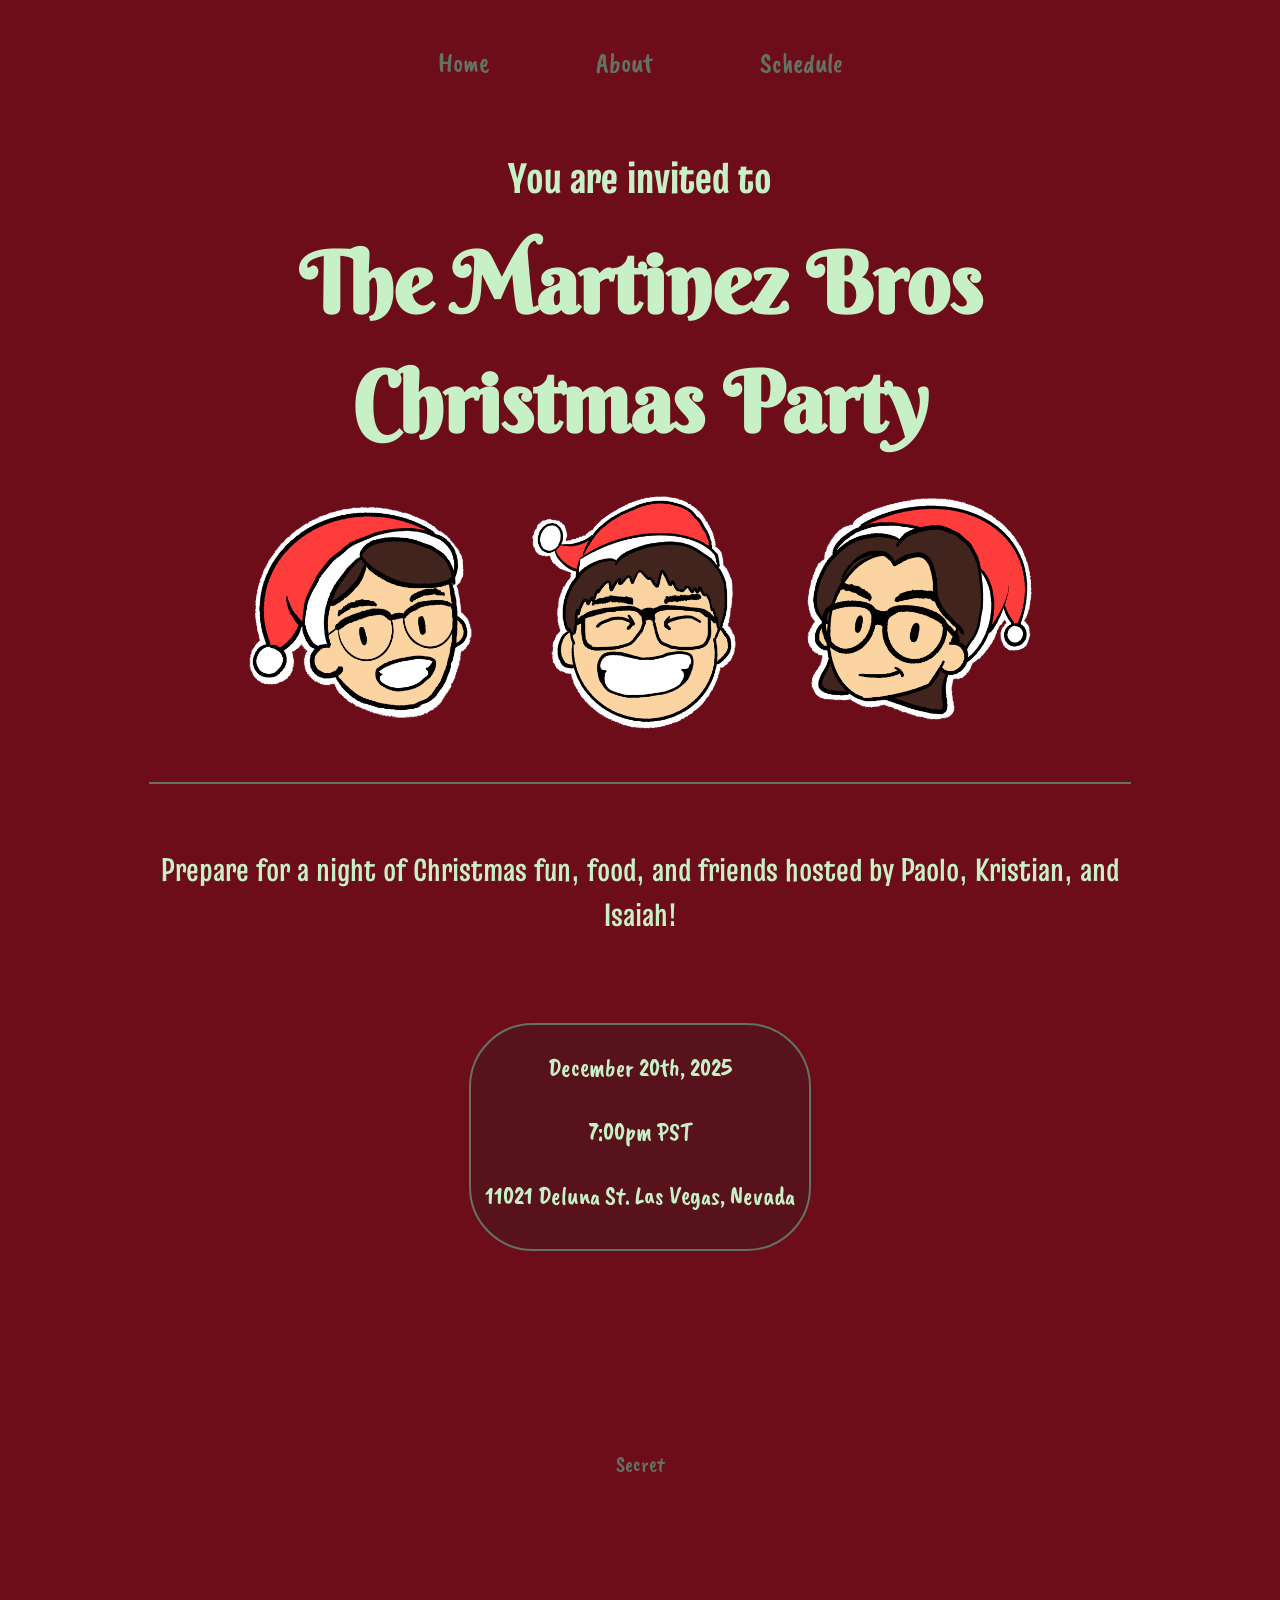
<file: index.html>
<!doctype html>
<html class="no-js" lang="en">

<head>
  <meta charset="utf-8"/>
  <title>The Martinez Bros Christmas Party</title>
  <meta name="The Martinez Christmas Party" content="You're invited for a night of Christmas fun with the Martinez brothers!"/>
  <meta name="viewport" content="width=device-width, initial-scale=1, minimum-scale=1" />
  
  <!-- Defines preview content that will be displayed when your site is linked on twitter, reddit, etc-->
  <meta name="robots" content="index,follow" />
  <meta property="og:title" content="The Martinez Bros Christmas Party"/>
  <meta property="og:type" content="Article"/>
  <meta property="og:url" content="https://github.com/">
  <meta property="og:image" content="exampleImage.jpg"/>
  <meta name="twitter:card" content="summary" />
  
  <link rel="manifest" href="site.webmanifest"/>
  <link rel="apple-touch-icon" href="icon.png"/>

  <!-- Link to your favicon. Place favicon in the root directory -->
  <link rel="icon" href="https://github.com/kristianmartinez016/Project-3/blob/main/assets/white_elephant.png?raw=true" />
  
  <link rel="stylesheet" href="normalize.css"/>
  <link rel="stylesheet" href="style.css"/>
  <script src="script.js" defer></script>

  <meta name="theme-color" content="#fafafa"/>

  <link rel="preconnect" href="https://fonts.googleapis.com">
  <link rel="preconnect" href="https://fonts.gstatic.com" crossorigin>
  <link href="https://fonts.googleapis.com/css2?family=Berkshire+Swash&family=Caveat+Brush&family=Truculenta:opsz,wght@12..72,100..900&display=swap" rel="stylesheet">
</head>

<body>
  <header>
    <nav>
      <a href="./index.html">Home</a>
      <a href="./about.html">About</a>
      <a href="./schedule.html">Schedule</a>
    </nav>
  </header>
  <main>
    <h2 class="invitation">You are invited to</h2>
    <div class="title">
      <h1 class="title-text">The Martinez Bros Christmas Party</h1>
      <div class="brothers">
        <img src="assets/kuya_icon.png" alt="cartoon drawing of my older brother Paolo" class="paolo-icon">
        <img src="assets/Isaiah_icon.png" alt="cartoon drawing of my younger brother Isaiah" class="isaiah-icon">
        <img src="assets/me_icon.png" alt="cartoon drawing of me" class="me-icon">
      </div>
    </div>
    <h3 class="hook">Prepare for a night of Christmas fun, food, and friends hosted by Paolo, Kristian, and Isaiah!</h3>
    <div class="info">
      <p class="date">December 20th, 2025</p>
      <p class="time">7:00pm PST</p>
      <p class="location">11021 Deluna St. Las Vegas, Nevada</p>
    </div>
  </main>
  <footer>
    <a href="https://www.youtube.com/watch?v=6fsjztF_YpE" target="_blank" class="mystery-link">Secret</a>
  </footer>
</body>
</html>
</file>
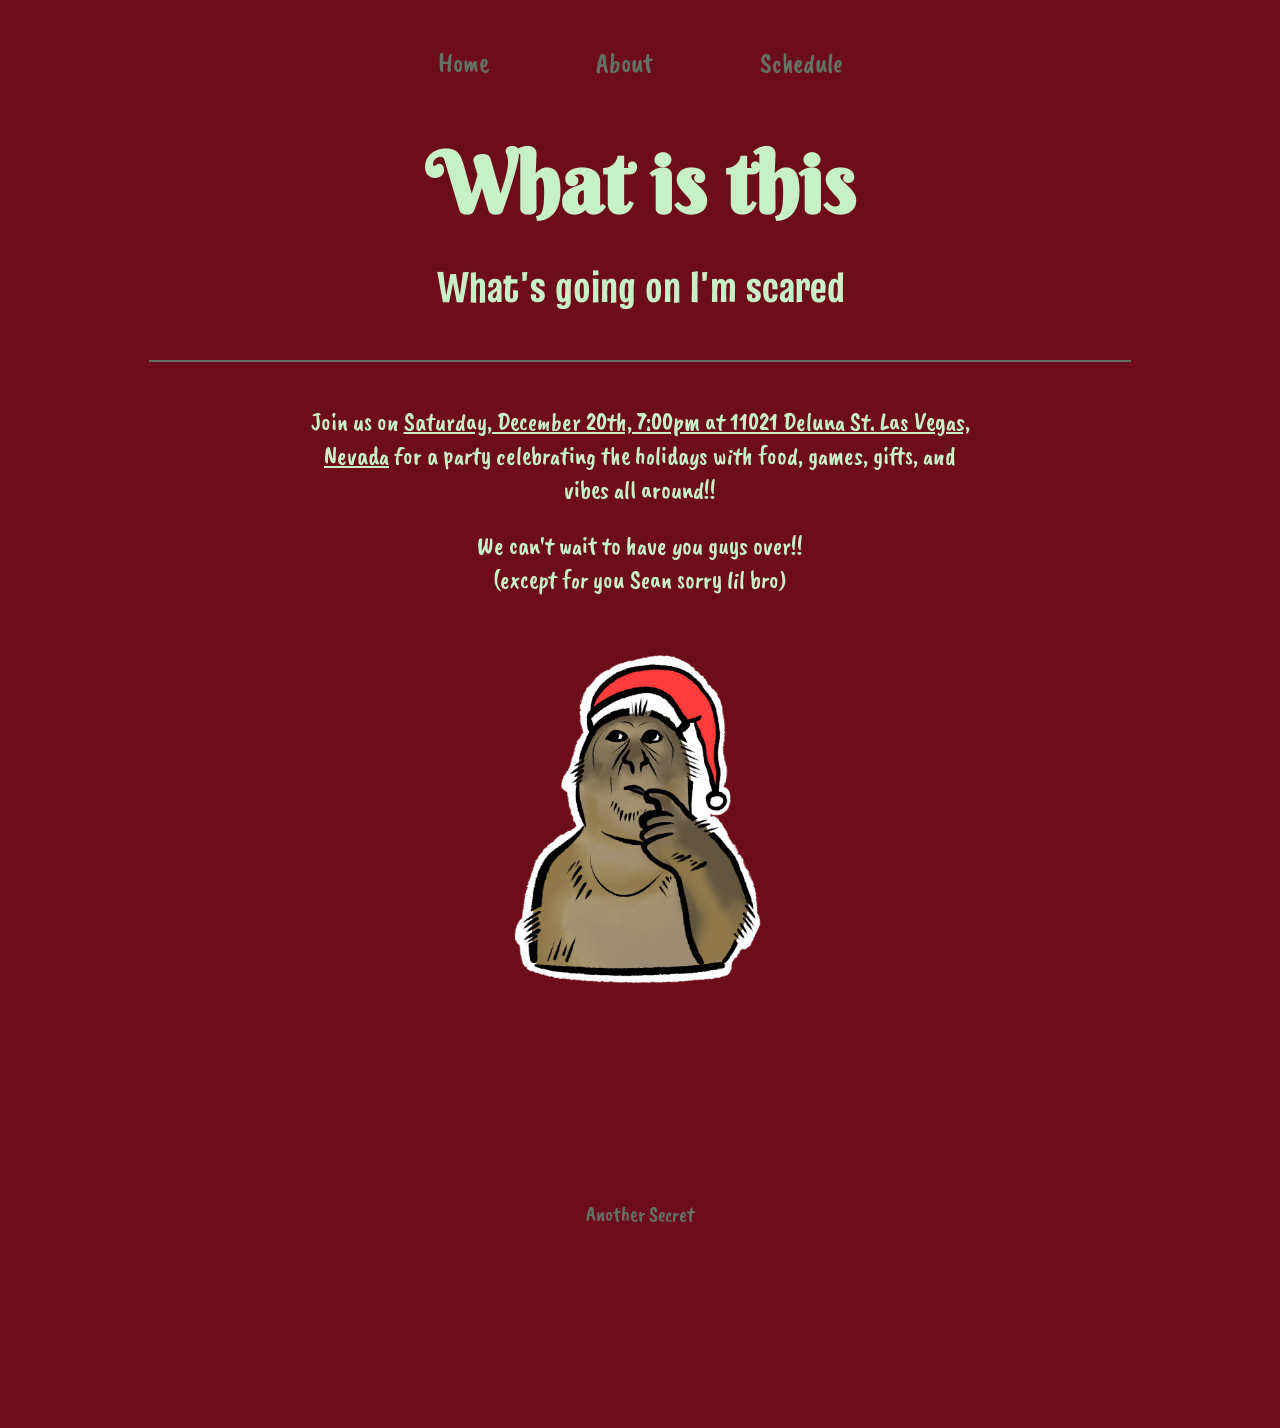
<file: about.html>
<!doctype html>
<html class="no-js" lang="en">

<head>
  <meta charset="utf-8"/>
  <title>About the Party</title>
  <meta name="About" content="Learn about the party!"/>
  <meta name="viewport" content="width=device-width, initial-scale=1, minimum-scale=1" />
  
  <!-- Defines preview content that will be displayed when your site is linked on twitter, reddit, etc-->
  <meta name="robots" content="index,follow" />
  <meta property="og:title" content="About the Party"/>
  <meta property="og:type" content="Article"/>
  <meta property="og:url" content="https://github.com/">
  <meta property="og:image" content="exampleImage.jpg"/>
  <meta name="twitter:card" content="summary" />
  
  <link rel="manifest" href="site.webmanifest"/>
  <link rel="apple-touch-icon" href="icon.png"/>

  <!-- Link to your favicon. Place favicon in the root directory -->
  <link rel="icon" href="https://github.com/kristianmartinez016/Project-3/blob/main/assets/white_elephant.png?raw=true" />
  
  <link rel="stylesheet" href="normalize.css"/>
  <link rel="stylesheet" href="style.css"/>
  <script src="script.js" defer></script>

  <meta name="theme-color" content="#fafafa"/>

  <link rel="preconnect" href="https://fonts.googleapis.com">
  <link rel="preconnect" href="https://fonts.gstatic.com" crossorigin>
  <link href="https://fonts.googleapis.com/css2?family=Berkshire+Swash&family=Caveat+Brush&family=Truculenta:opsz,wght@12..72,100..900&display=swap" rel="stylesheet">
</head>

<body>
  <header>
    <nav>
      <a href="./index.html">Home</a>
      <a href="./about.html">About</a>
      <a href="./schedule.html">Schedule</a>
    </nav>
  </header>
  <main>
    <div class="about-title">
      <h1 class="what-is-this">What is this</h1>
      <h2 class="scared">What's going on I'm scared</h2>
    </div>
    <div class="about-text">
      <p>Join us on <u>Saturday, December 20th, 7:00pm at 11021 Deluna St. Las Vegas, Nevada</u> for a party celebrating the holidays with food, games, gifts, and vibes all around!!</p>
      <p>We can't wait to have you guys over!!<br>(except for you Sean sorry lil bro)</p>
    </div>
    <div class="about-pic">
      <img src="assets/monkey.png" alt="cartoon drawing of a thinking monkey in a christmas hat" class="monkey-icon">
    </div>
  </main>
  <footer>
    <a href="https://www.youtube.com/watch?v=AijcJ-Wm14A" target="_blank" class="mystery-link">Another Secret</a>
  </footer>
</body>
</html>
</file>
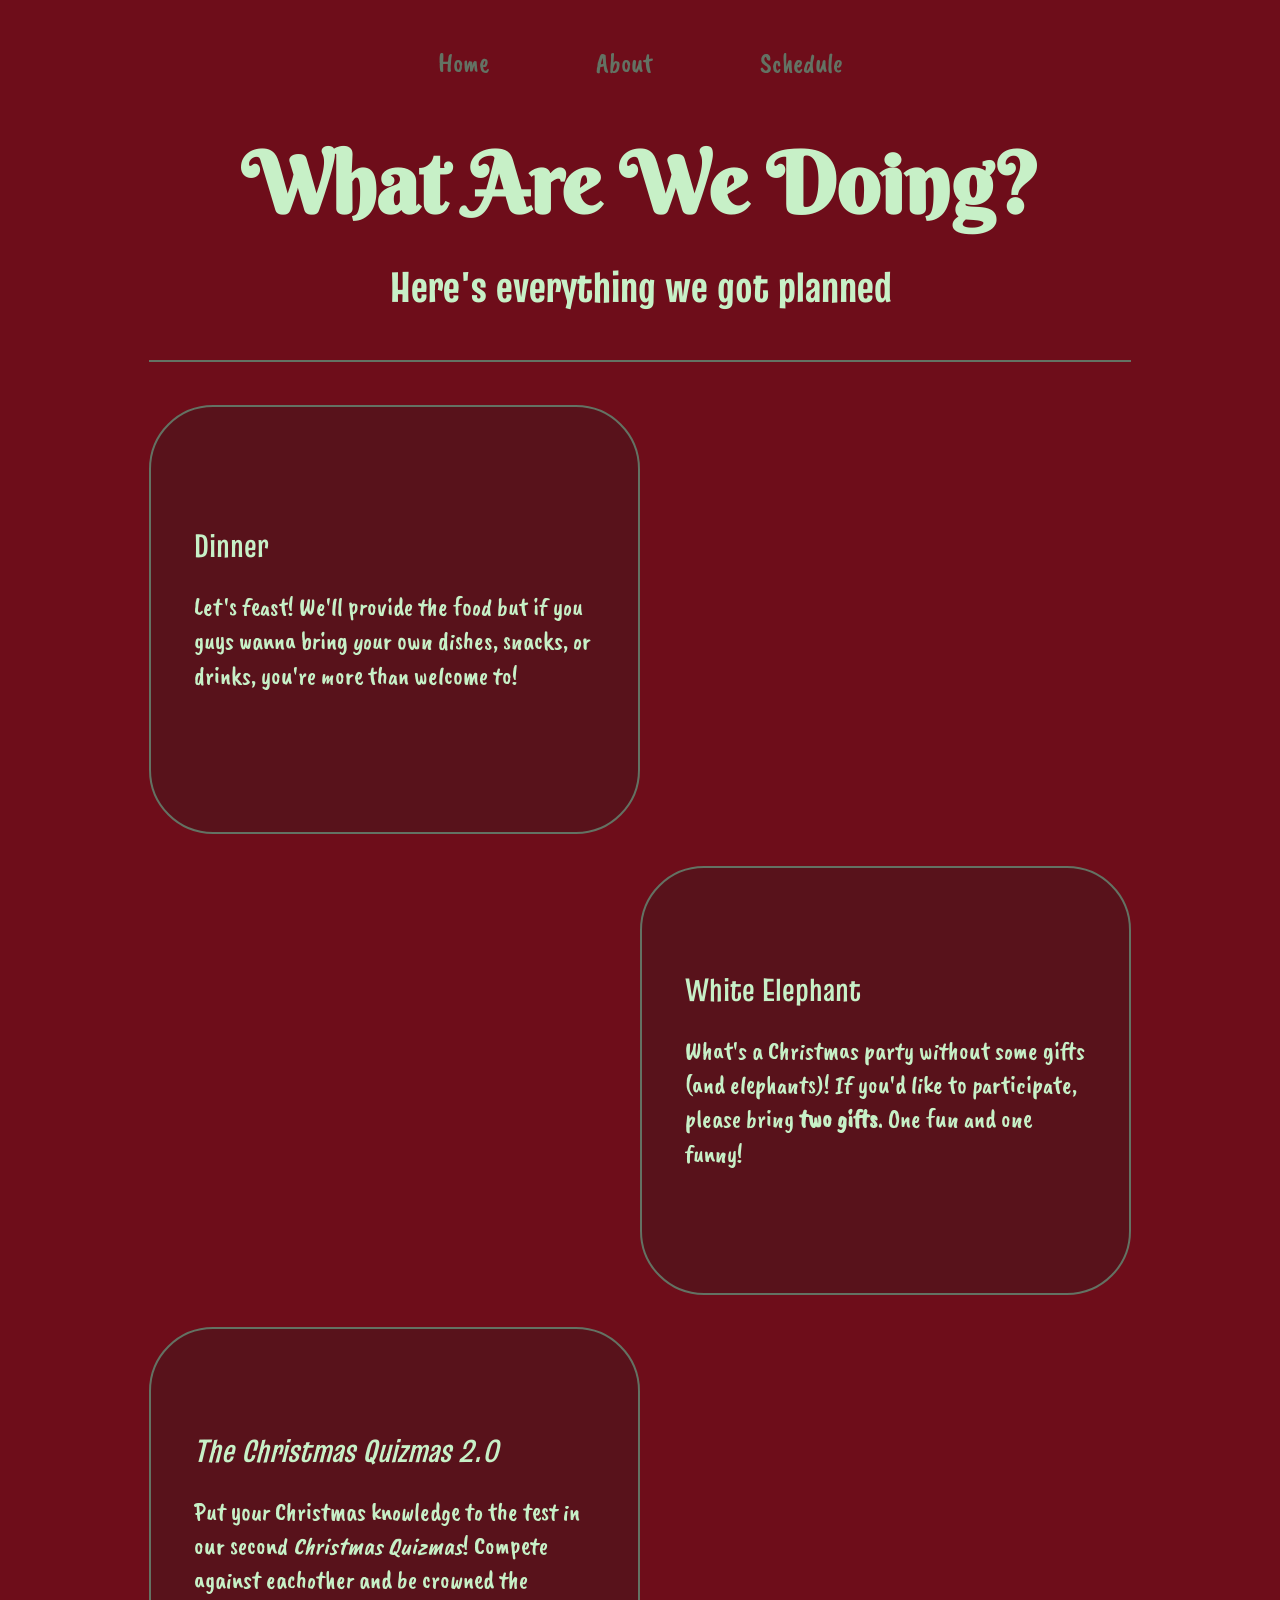
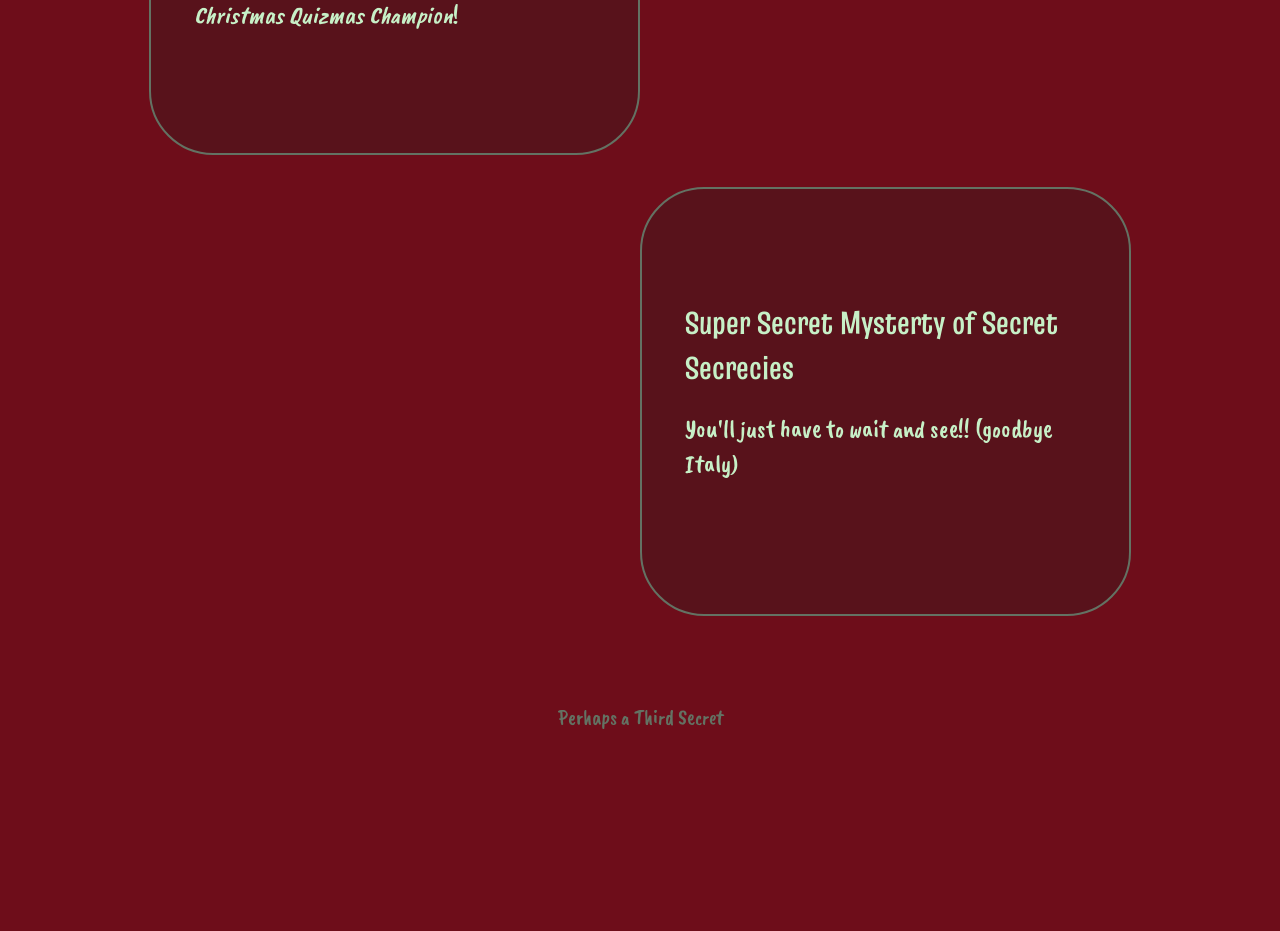
<file: schedule.html>
<!doctype html>
<html class="no-js" lang="en">

<head>
  <meta charset="utf-8"/>
  <title>Party Schedule</title>
  <meta name="Schedule" content="Know what we're doing and when!"/>
  <meta name="viewport" content="width=device-width, initial-scale=1, minimum-scale=1" />
  
  <!-- Defines preview content that will be displayed when your site is linked on twitter, reddit, etc-->
  <meta name="robots" content="index,follow" />
  <meta property="og:title" content="Party Schedule"/>
  <meta property="og:type" content="Article"/>
  <meta property="og:url" content="https://github.com/">
  <meta property="og:image" content="exampleImage.jpg"/>
  <meta name="twitter:card" content="summary" />
  
  <link rel="manifest" href="site.webmanifest"/>
  <link rel="apple-touch-icon" href="icon.png"/>

  <!-- Link to your favicon. Place favicon in the root directory -->
  <link rel="icon" href="https://github.com/kristianmartinez016/Project-3/blob/main/assets/white_elephant.png?raw=true" />
  
  <link rel="stylesheet" href="normalize.css"/>
  <link rel="stylesheet" href="style.css"/>
  <script src="script.js" defer></script>

  <meta name="theme-color" content="#fafafa"/>

  <link rel="preconnect" href="https://fonts.googleapis.com">
  <link rel="preconnect" href="https://fonts.gstatic.com" crossorigin>
  <link href="https://fonts.googleapis.com/css2?family=Berkshire+Swash&family=Caveat+Brush&family=Truculenta:opsz,wght@12..72,100..900&display=swap" rel="stylesheet">
</head>

<body>
  <header>
    <nav>
      <a href="./index.html">Home</a>
      <a href="./about.html">About</a>
      <a href="./schedule.html">Schedule</a>
    </nav>
  </header>
  <main>
    <div class="schedule-title">
      <h1 class="what-we-doing">What Are We Doing?</h1>
      <h2 class="planned">Here's everything we got planned</h2>
    </div>
    <div class="events">
      
      <div class="dinner-text">
        <h3>Dinner</h3>
        <p>Let's feast! We'll provide the food but if you guys wanna bring your own dishes,
          snacks, or drinks, you're more than welcome to!</p>
      </div>
      <div class="dinner-pic">
        <!-- <img src="assets/dinner.png" alt="cartoon drawing of a ham dinner" class="dinner-icon"> -->
      </div>

      <div class="white-elephant-pic">
        <!-- <img src="assets/white_elephant.png" alt="cartoon drawing of a white elephant with a christmas hat" class="elephant-icon"> -->
      </div>
      <div class="white-elephant-text">
        <h3>White Elephant</h3>
        <p>What's a Christmas party without some gifts (and elephants)! If you'd like to participate, please bring <b>two gifts</b>. 
        One fun and one funny!</p>
      </div>

      <div class="christmas-quizmas-text">
        <h3><i>The Christmas Quizmas 2.0</i></h3>
        <p>Put your Christmas knowledge to the test in our second <i>Christmas Quizmas</i>! Compete against eachother and 
          be crowned the <i>Christmas Quizmas Champion</i>!</p>
      </div>
      <div class="christmas-quizmas-pic">
        <!-- <img src="assets/quizmas.png" alt="cartoon drawing of a logo that says 'Christmas Quizmas 2'" class="quizmas-icon"> -->
      </div>

      <div class="mystery-pic">
        <!-- <img src="assets/what.png" alt="cartoon drawing a large question mark with two smaller question marks beside it" class="what-icon"> -->
      </div>
      <div class="mystery-text">
        <h3>Super Secret Mysterty of Secret Secrecies</h3>
        <p>You'll just have to wait and see!! (goodbye Italy)</p>
      </div>
        
    </div>
  </main>
  <footer>
    <a href="https://upload.wikimedia.org/wikipedia/commons/6/6b/American_Beaver.jpg" target="_blank" class="mystery-link">Perhaps a Third Secret</a>
  </footer>
</body>
</html>
</file>
<file: style.css>
* {
  margin: 0;
  padding: 0;
}

html {
  color: #c7f0c7;
  line-height: 1.4;
  font-size: 16pt;
  text-align: center;
  font-family: Helvetica;
  background-image: url("https://github.com/kristianmartinez016/Project-3/blob/main/assets/Texturelabs_Paper_304L.png?raw=true");
  background-size: cover;
  background-position: center;
  background-repeat: no-repeat;
  background-color: #6e0d1a;
}

/* FONTS */

.truculenta-<uniquifier> {
  font-family: "Truculenta", sans-serif;
  font-optical-sizing: auto;
  font-weight: <weight>;
  font-style: normal;
  font-variation-settings:
    "wdth" 100;
}

.berkshire-swash-regular {
  font-family: "Berkshire Swash", serif;
  font-weight: 400;
  font-style: normal;
}

.caveat-brush-regular {
  font-family: "Caveat Brush", cursive;
  font-weight: 400;
  font-style: normal;
}

/* MAIN AND HEAD ALL */

header {
  font-family: Caveat Brush;
  width: auto;
  padding: 0 18rem;
  font-size: 1.25rem;
}

nav {
  display: flex;
  justify-content: space-around;
  align-items: center;
  height: 6rem;
}

a {
  color: #637263;
  text-decoration: none;
  transition: scale-up 500ms ease-in-out;
}

a:hover {
  color: #c7f0c7;
  font-size: 1.35rem
}

main {
  margin: 0 7rem;
}

h1 {
  font-family: Berkshire Swash;
  font-size: 4rem;
  animation: fade-up 700ms ease-out;
}

h2 {
  font-family: Truculenta;
  font-size: 2rem;
  font-weight: 800;
  animation: fade-down 700ms ease-out;
}

h3 {
  font-family: Truculenta;
  font-size: 1.5rem;
  font-weight: 650;
  margin-bottom: 1rem;
  animation: fade-in 700ms ease-out;
}

p {
  font-family: Caveat Brush;
  font-size: 1.15rem;
  margin-bottom: 1rem;
  animation: fade-in 900ms ease-out;
}

img {
  width: 12.5rem;
  height: auto;
  animation: fade-up 900ms ease-out;
}

/* FOOTER */

footer {
  background-image: url("https://github.com/kristianmartinez016/Project-3/blob/main/assets/snow.png?raw=true");
  background-size: cover;
  background-position: bottom;
  background-repeat: no-repeat;
  height: 20rem;
  display: flex;
  flex-direction: column;
  justify-content: center;
  line-height: 2rem;
  align-items: center;
}

.mystery-link {
  font-family: Caveat Brush;
}

.mystery-link:hover {
  color: #6e0d1a;
  font-size: 1rem;
}

/* HOME */

.invitation {
  margin-bottom: -2rem;
  margin-top: 1rem;
}

.title-text {
  margin-bottom: -1.5rem;
}

.brothers {
  display: flex;
  justify-content: center;
  align-content: bottom;
  margin: 2rem 0;
}

.hook {
  border-top: 2.5px solid #637263;
  padding: 3rem 0 3rem; 0;
}

.info {
  line-height: 2rem;
  border: 2.5px solid #637263;
  border-radius: 3rem;
  margin: 0 15rem;
  align-self: center;
  padding: 1rem 0 0.5rem 0;
  background-color: rgb(77 21 28 / 65%);
}

/* ABOUT */

.about-title {
  border-bottom: 2.5px solid #637263;
  margin: 2rem 0;
}

.what-is-this {
  margin-top: -2.2rem;
}

.scared {
  margin: -2rem 0 2rem 0;
}

.about-text {
  padding: 0 7.5rem;
  margin-bottom: 2rem;
}

.monkey-icon {
  width: 16.5rem;
  height: auto;
}

/* SCHEDULE */

.schedule-title {
  border-bottom: 2.5px solid #637263;
  margin: 2rem 0;
}

.what-we-doing {
  margin-top: -2.2rem;
}

.planned {
  margin: -2rem 0 2rem 0;
}

.events {
  display: grid;
  grid-template: repeat(4, 45%) / repeat(2, 50%);
  gap: 1.5rem 0;
  margin-bottom: 35rem;
}

.dinner-pic {
  background-image: url("https://github.com/kristianmartinez016/Project-3/blob/main/assets/dinner%202.png?raw=true");
  background-size: 18rem;
  background-position: center;
  background-repeat: no-repeat;
  animation: fade-in-right 900ms ease-out;
}

.white-elephant-pic {
  background-image: url("https://github.com/kristianmartinez016/Project-3/blob/main/assets/white_elephant.png?raw=true");
  background-size: 18rem;
  background-position: center;
  background-repeat: no-repeat;
  animation: fade-in-left 900ms ease-out;
}

.christmas-quizmas-pic {
  background-image: url("https://github.com/kristianmartinez016/Project-3/blob/main/assets/quizmas%202.png?raw=true");
  background-size: 22rem;
  background-position: center;
  background-repeat: no-repeat;
  animation: fade-in-right 900ms ease-out;
}

.mystery-pic {
  background-image: url("https://github.com/kristianmartinez016/Project-3/blob/main/assets/what%202.png?raw=true");
  background-size: 18rem;
  background-position: center;
  background-repeat: no-repeat;
  animation: fade-in-left 900ms ease-out;
}

.dinner-text, .white-elephant-text, .christmas-quizmas-text, .mystery-text {
  text-align: left;
  align-content: center;
  padding: 0 2rem;
  border: 2.5px solid #637263;
  border-radius: 3rem;
  background-color: rgb(77 21 28 / 65%);
}


/* KEYFRAME ANIMATIONS */

@keyframes fade-up {
  0% {
    opacity: 0;
    transform: translateY(1rem) scale(0.6);
  }
  100% {
    opacity: 1;
    transform: translateY(0px) scale(1);
  }
}

@keyframes fade-down {
  0% {
    opacity: 0;
    transform: translateY(-1rem) scale(0.6);
  }
  100% {
    opacity: 1;
    transform: translateY(0px) scale(1);
  }
}

@keyframes fade-in {
  0% {
    opacity: 0;
    transform: scale(0.8);
  }
  100% {
    opacity: 1;
    transform: scale(1);
  }
}

@keyframes fade-in-right {
  0% {
    opacity: 0;
    transform: translateX(3rem) scale(0.6);
  }
  100% {
    opacity: 1;
    transform: translateX(0px) scale(1);
  }
}

@keyframes fade-in-left {
  0% {
    opacity: 0;
    transform: translateX(-3rem) scale(0.6);
  }
  100% {
    opacity: 1;
    transform: translateX(0px) scale(1);
  }
}


/* PHONE SCREEN */

@media only screen and (max-width: 480px) {
  html {
    font-size: 14px;
    background-image: url("https://github.com/kristianmartinez016/Project-3/blob/main/assets/phone_bg.png?raw=true");
    background-size: cover;
    background-position: center;
    background-repeat: no-repeat;
  }

/* HEADER AND MAIN ALL */
  
  header {
    padding: 0 3rem;
    font-size: 1.25rem;
  }

  main {
    margin: 0 1.5rem;
  }

  h1 {
    font-size: 3rem;
  }

  h2 {
    font-size: 2rem;
  }
  

/* FOOTER */

  footer {
    background-image: url("https://github.com/kristianmartinez016/Project-3/blob/main/assets/snow_2.png?raw=true");
    background-size: 30rem;
    background-position: top;
    line-height: 1rem;
    font-size: 1.25rem;
    line-height: 3.5rem;
    height: 17rem;
    margin-top: 4rem
  }

/* HOME */
  
  .paolo-icon, .isaiah-icon, .me-icon {
    width: 8rem;
    height: auto;
  }

  .hook {
    padding: 2rem 2.5rem;
  }

  .info {
    margin: 0 1rem
  }

  /* ABOUT */

  .about-text {
    padding: 0 1rem;
  }

  .monkey-icon {
    height: 22rem;
    width: auto
  }

  /* SCHEDULE */

  .what-we-doing {
    padding: 0 5rem;
  }

  .events {
    display: grid;
    grid-template: repeat(8, 30%) / repeat(1, 100%);
    gap: 1.5rem 0;
    margin-bottom: 82rem;
  }

  .dinner-pic {
    background-size: 19rem;
    order: 1
  }

  .dinner-text {
    order: 2;
    text-align: center;
  }

  .white-elephant-pic {
    background-size: 16.5rem;
    order: 3;
  }

  .white-elephant-text {
    order: 4;
    text-align: center;
  }

  .christmas-quizmas-pic {
    background-size: 21rem;
    order: 5;
  }

  .christmas-quizmas-text {
    order: 6;
    text-align: center;
    padding: 0 3rem;
  }

  .mystery-pic {
    background-size: 18rem;
    order: 7;
  }

  .mystery-text {
    order: 8;
    text-align: center;
    padding: 0 4rem;
  }
}
</file>
